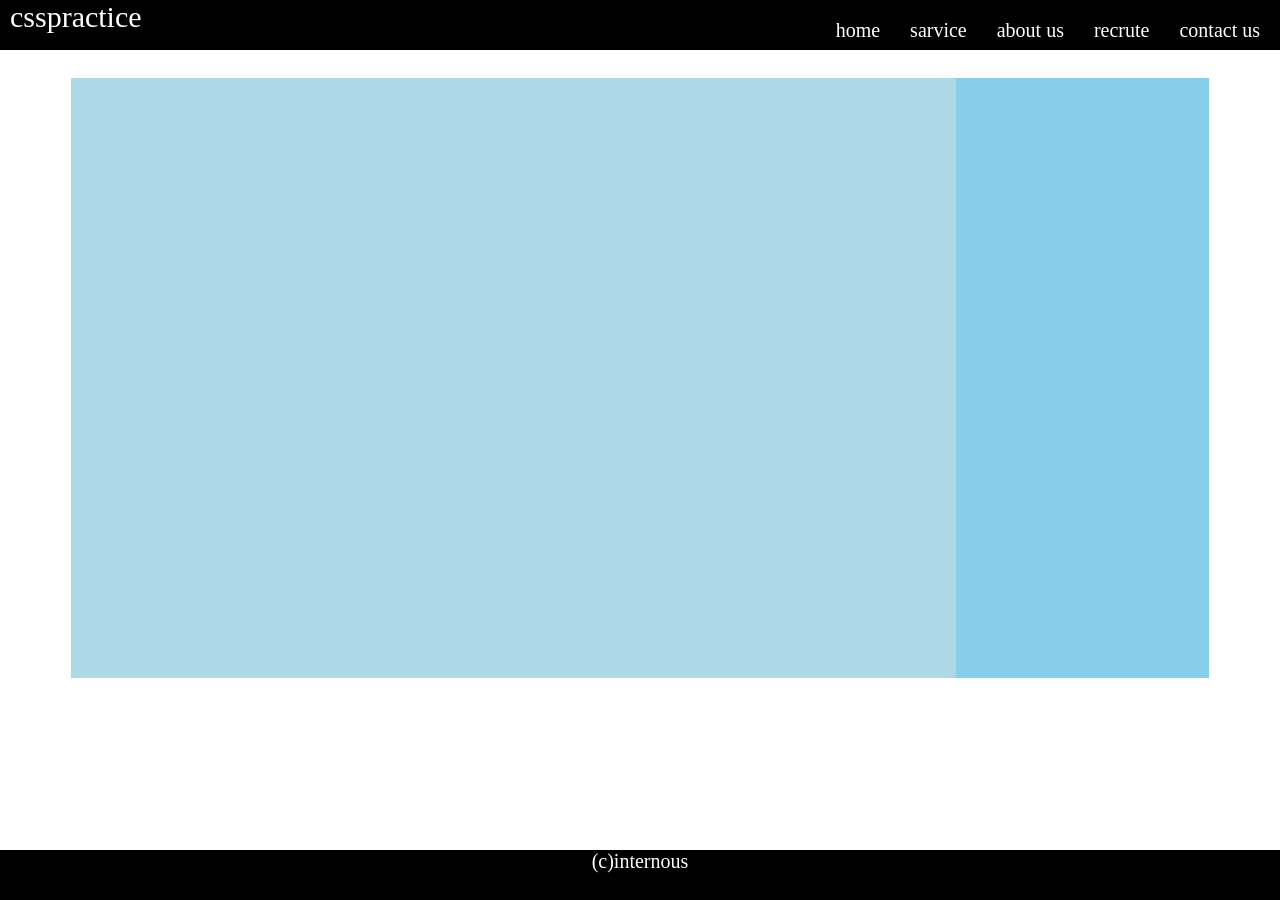
<file: CSS/index.html>
<!DOCTYPE html>
<html lang="ja">
    <head>
        <meta charaset="UTF-8">
        <title>レイアウト</title>
        <link rel="stylesheet" type="text/css" href="style.css">  
    </head>

<body>
    <header>
        <div class="ue";>csspractice</div>
        <ul>
            <li>home</li>
            <li>sarvice</li>
            <li>about us</li>
            <li>recrute</li>
            <li>contact us</li>
        </ul>
    </header>
    
    <main>
        <div id="hidari"></div>
        <div id="migi"></div>
    </main>
    
    <footer>
        <div class="sita";>(c)internous</div>
    
    </footer>
    
</body>
</html>
</file>
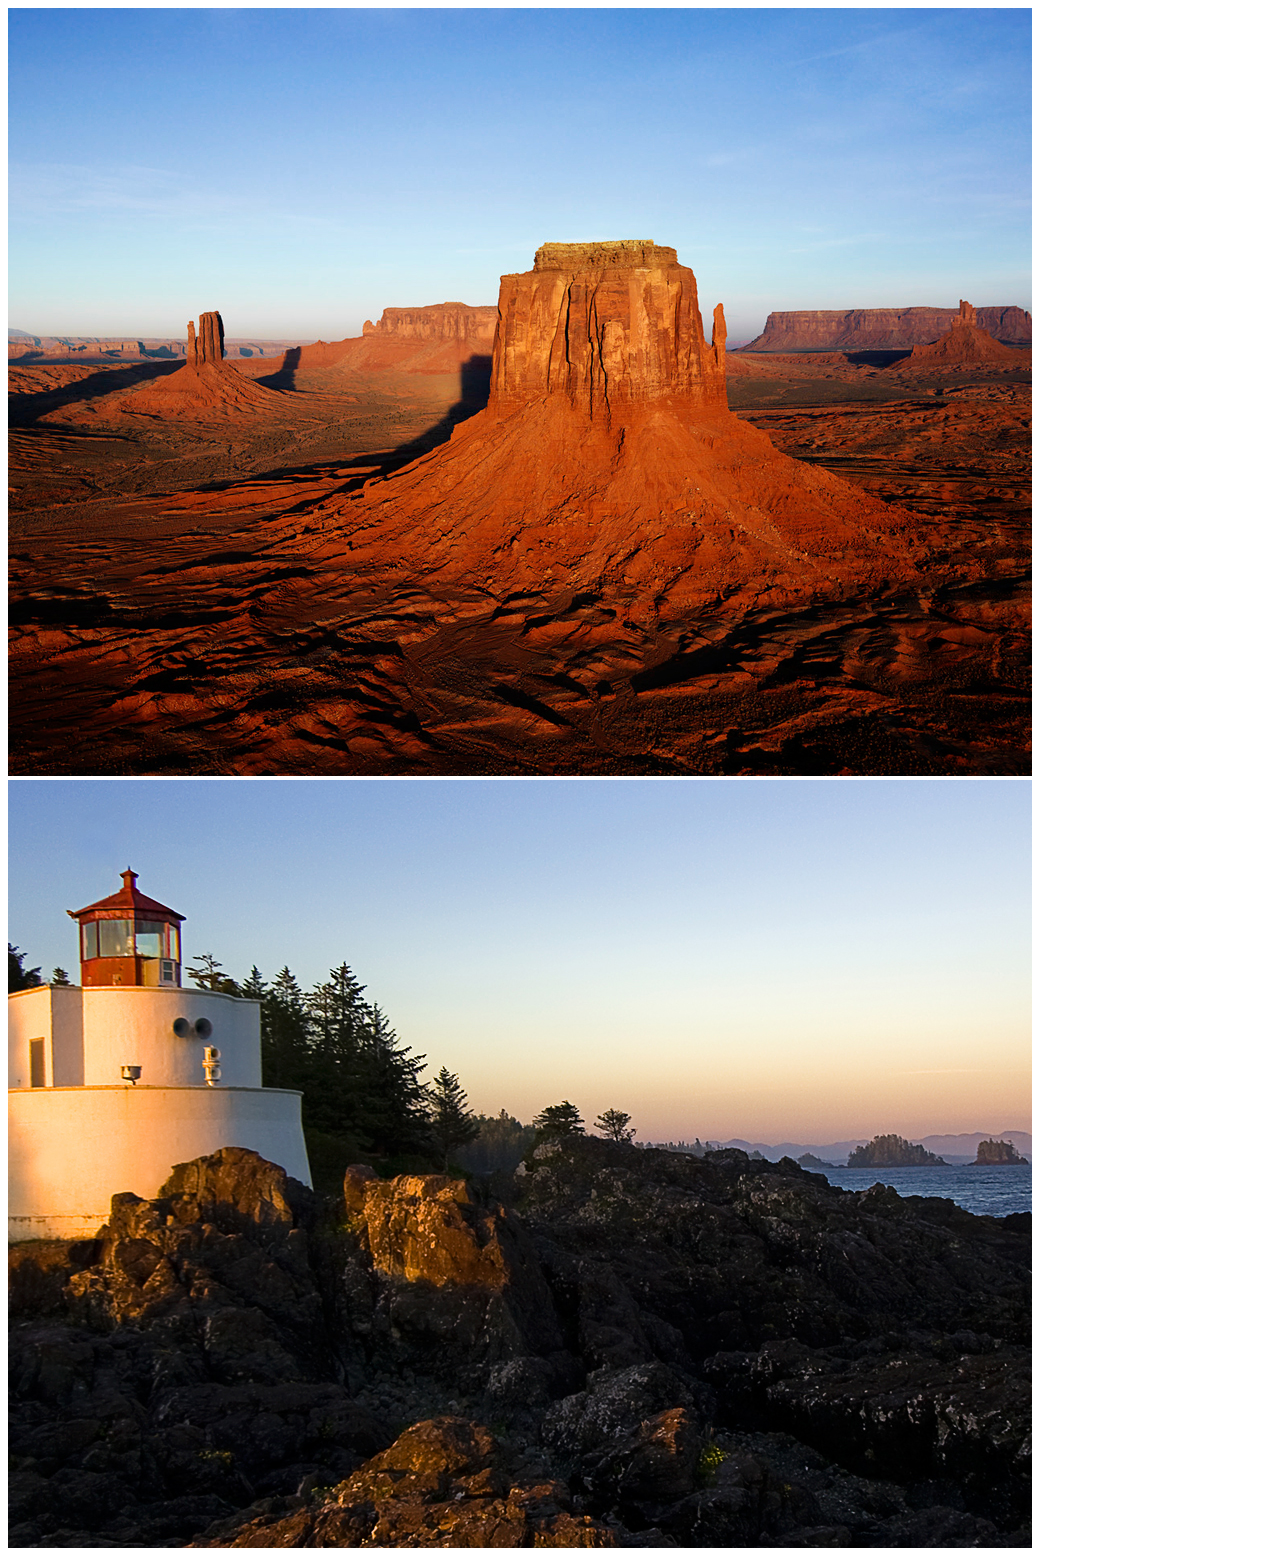
<file: JQuery3/index3.html>
<!DOCTYPE html>
<html>

    <head>
        <meta charset="UTF-8">
        <title>jQueryの学習</title>
        <link rel="styleseet" href="style3.css">
            <script src="https://ajax.googleapis.com/ajax/libs/jquery/3.2.1/jquery.min.js"></script>
    </head>

    <body>
        <div class="abc">
        <img src="Desert.jpg">
        <img src="Lighthouse.jpg">
        </div>
        
        
        
        <script type="text/javascript" src="script3.js"></script>
    </body>
    
</html>
</file>
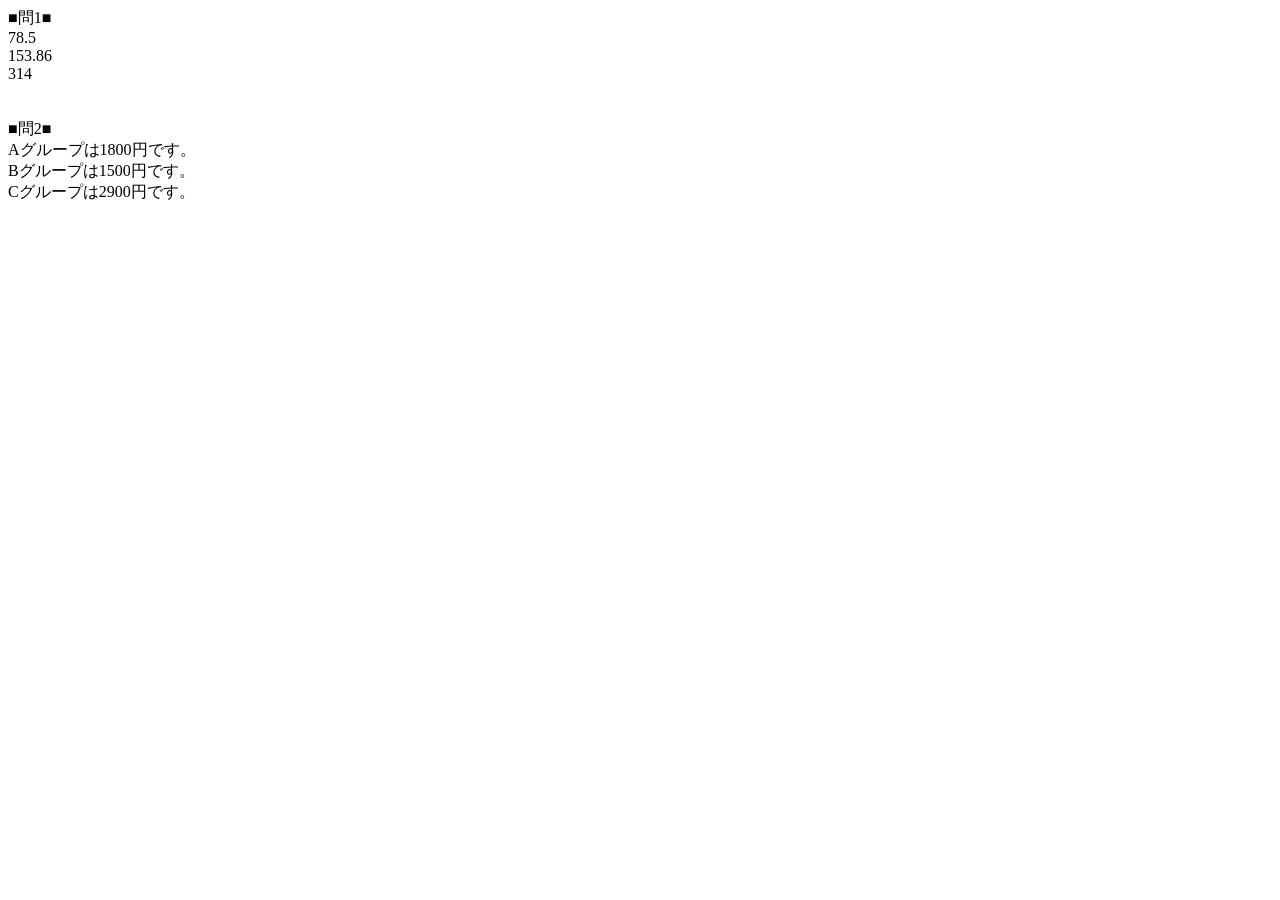
<file: JS1,2/index1.html>
<!DOCTYPE html>
<html lang="ja">
    <head>
        <meta charaset="UTF-8">
    <title>演習 関数</title>
    </head>
    
    <body>
   
        
        <script src="script1.js"></script>
        
    </body>
    
</html>
</file>
<file: CSS/style.css>
header{
    width:100%;
    height:50px;
    background:black;
    position:absolute;
    top:0px;
    left:0px;
    color:white;
}

.ue{
    font-size:30px;
    padding-left:10px;
}

header ul{
    float:right;
    padding-top:0px;
    position:absolute;
    top:3px;
    right:5px;
}

header ul li{
    font-size:20px;
    float:left;
    list-style:none;
    padding:0 15px 0 15px;
}

#hidari{
    float:left;
    width:70%;
    height:600px;
    background:lightblue;
    margin:70px 0 5% 5%;
}

#migi{
    float:left;
    width:20%;
    height:600px;
    background:skyblue;
    margin:70px 5% 5% 0;
}

footer{
    width:100%;
    height:50px;
    background:black;
    position:absolute;
    bottom:0px;
    left:0px;
}

.sita{
    font-size:20px;
    color:white;
    text-align:center;
}
</file>
